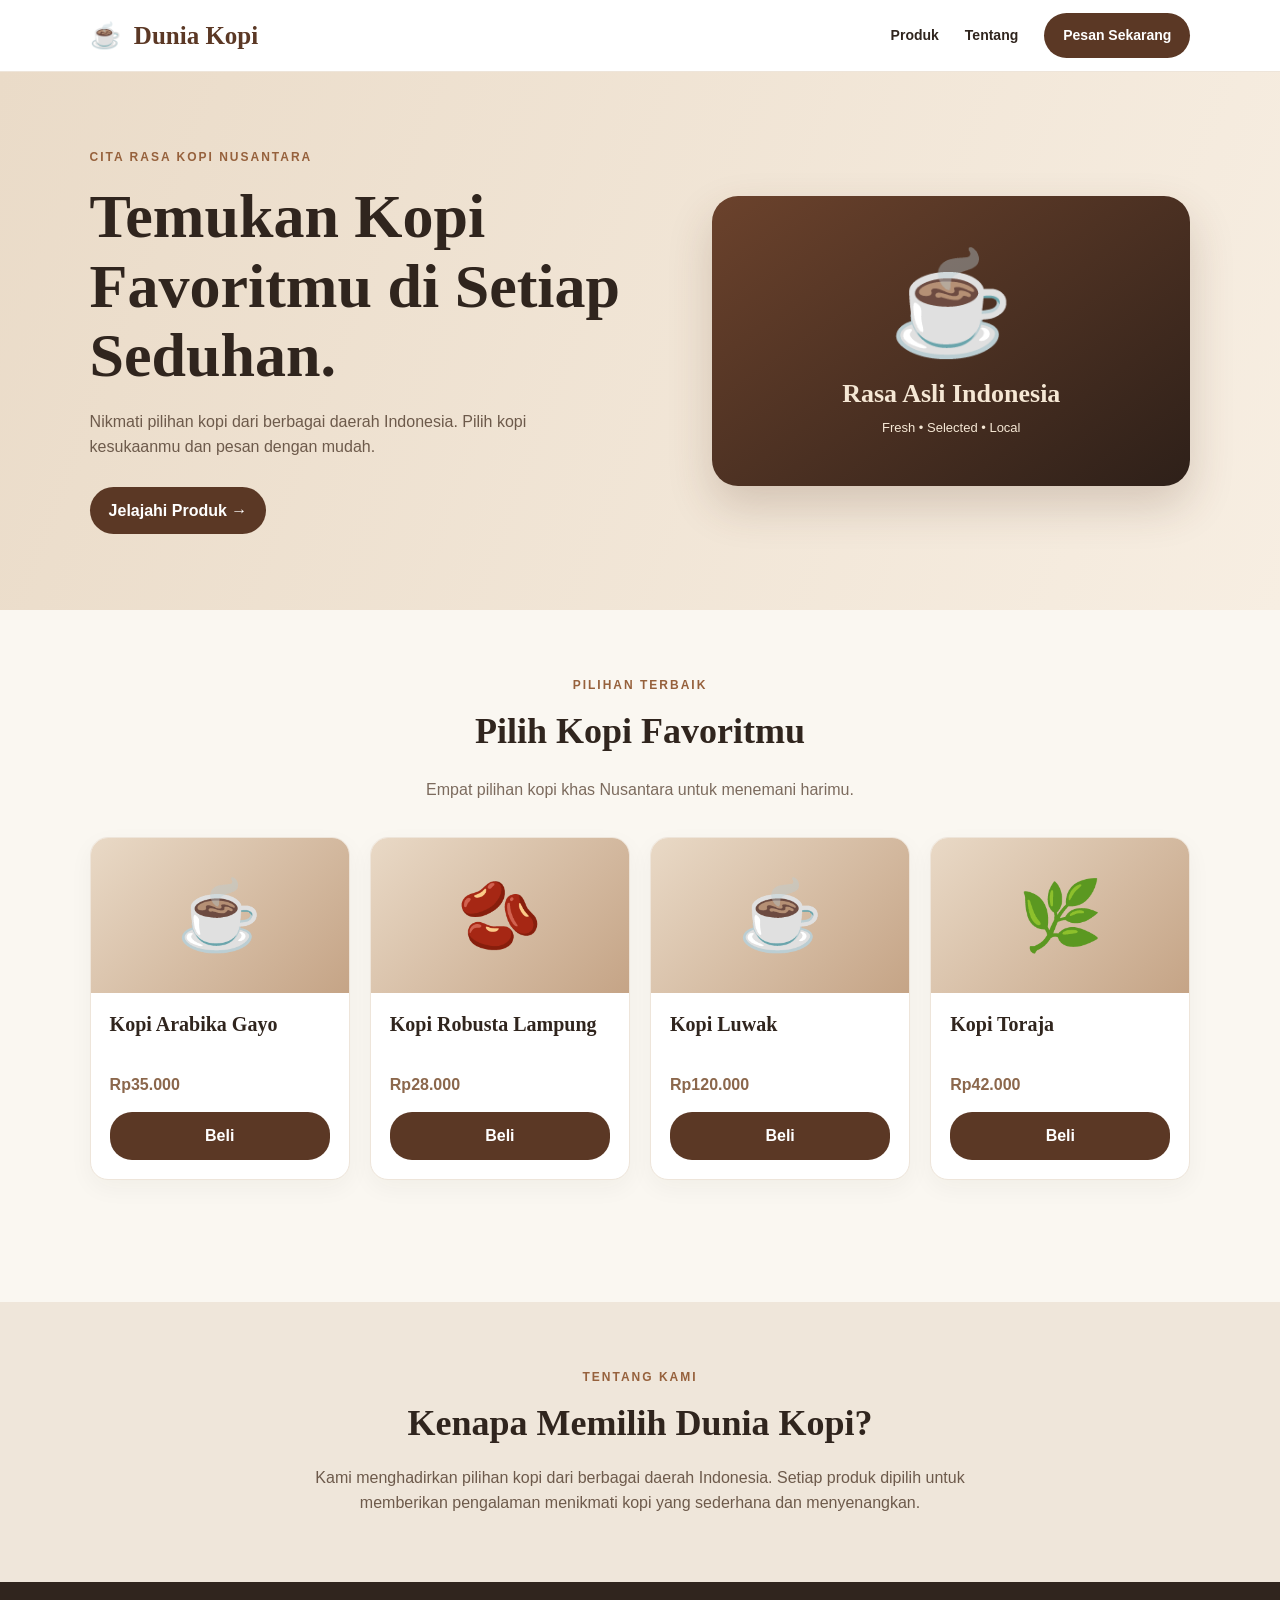
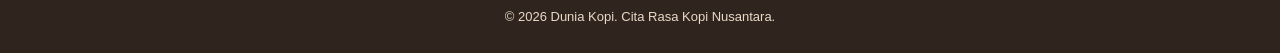
<file: index.html>
<!DOCTYPE html>
<html lang="id">
<head>
  <meta charset="UTF-8">
  <meta name="viewport" content="width=device-width, initial-scale=1.0">
  <meta name="description" content="Dunia Kopi - pilihan kopi nusantara. Pilih kopi favorit dan pesan dengan mudah.">
  <title>Dunia Kopi | Kopi Nusantara</title>
  <link rel="stylesheet" href="style.css">
</head>
<body>
  <header class="topbar">
    <a class="brand" href="index.html"><span aria-hidden="true">☕</span> Dunia Kopi</a>
    <nav aria-label="Navigasi utama">
      <a href="#produk">Produk</a>
      <a href="#tentang">Tentang</a>
      <a class="nav-cta" href="#produk">Pesan Sekarang</a>
    </nav>
  </header>

  <main>
    <section class="hero">
      <div class="hero-copy">
        <p class="eyebrow">Cita rasa kopi nusantara</p>
        <h1>Temukan Kopi Favoritmu di Setiap Seduhan.</h1>
        <p>Nikmati pilihan kopi dari berbagai daerah Indonesia. Pilih kopi kesukaanmu dan pesan dengan mudah.</p>
        <a class="primary" href="#produk">Jelajahi Produk <span aria-hidden="true">→</span></a>
      </div>
      <div class="hero-art" aria-label="Ilustrasi secangkir kopi">
        <div><div class="cup" aria-hidden="true">☕</div><strong>Rasa Asli Indonesia</strong><span>Fresh • Selected • Local</span></div>
      </div>
    </section>

    <section class="section" id="produk">
      <div class="section-head">
        <p class="eyebrow">Pilihan terbaik</p>
        <h2>Pilih Kopi Favoritmu</h2>
        <p>Empat pilihan kopi khas Nusantara untuk menemani harimu.</p>
      </div>
      <div class="products">
        <article class="product">
          <div class="product-art" aria-hidden="true">☕</div>
          <div class="product-info"><h3>Kopi Arabika Gayo</h3><p class="price">Rp35.000</p><button class="buy" type="button" data-name="Kopi Arabika Gayo" data-price="35000">Beli</button></div>
        </article>
        <article class="product">
          <div class="product-art" aria-hidden="true">🫘</div>
          <div class="product-info"><h3>Kopi Robusta Lampung</h3><p class="price">Rp28.000</p><button class="buy" type="button" data-name="Kopi Robusta Lampung" data-price="28000">Beli</button></div>
        </article>
        <article class="product">
          <div class="product-art" aria-hidden="true">☕</div>
          <div class="product-info"><h3>Kopi Luwak</h3><p class="price">Rp120.000</p><button class="buy" type="button" data-name="Kopi Luwak" data-price="120000">Beli</button></div>
        </article>
        <article class="product">
          <div class="product-art" aria-hidden="true">🌿</div>
          <div class="product-info"><h3>Kopi Toraja</h3><p class="price">Rp42.000</p><button class="buy" type="button" data-name="Kopi Toraja" data-price="42000">Beli</button></div>
        </article>
      </div>
      <p class="notice" id="statusProduk" role="status" aria-live="polite"></p>
    </section>

    <section class="section why" id="tentang">
      <p class="eyebrow">Tentang kami</p>
      <h2>Kenapa Memilih Dunia Kopi?</h2>
      <p>Kami menghadirkan pilihan kopi dari berbagai daerah Indonesia. Setiap produk dipilih untuk memberikan pengalaman menikmati kopi yang sederhana dan menyenangkan.</p>
    </section>
  </main>
  <footer>© 2026 Dunia Kopi. Cita Rasa Kopi Nusantara.</footer>
  <script src="script.js"></script>
</body>
</html>
</file>
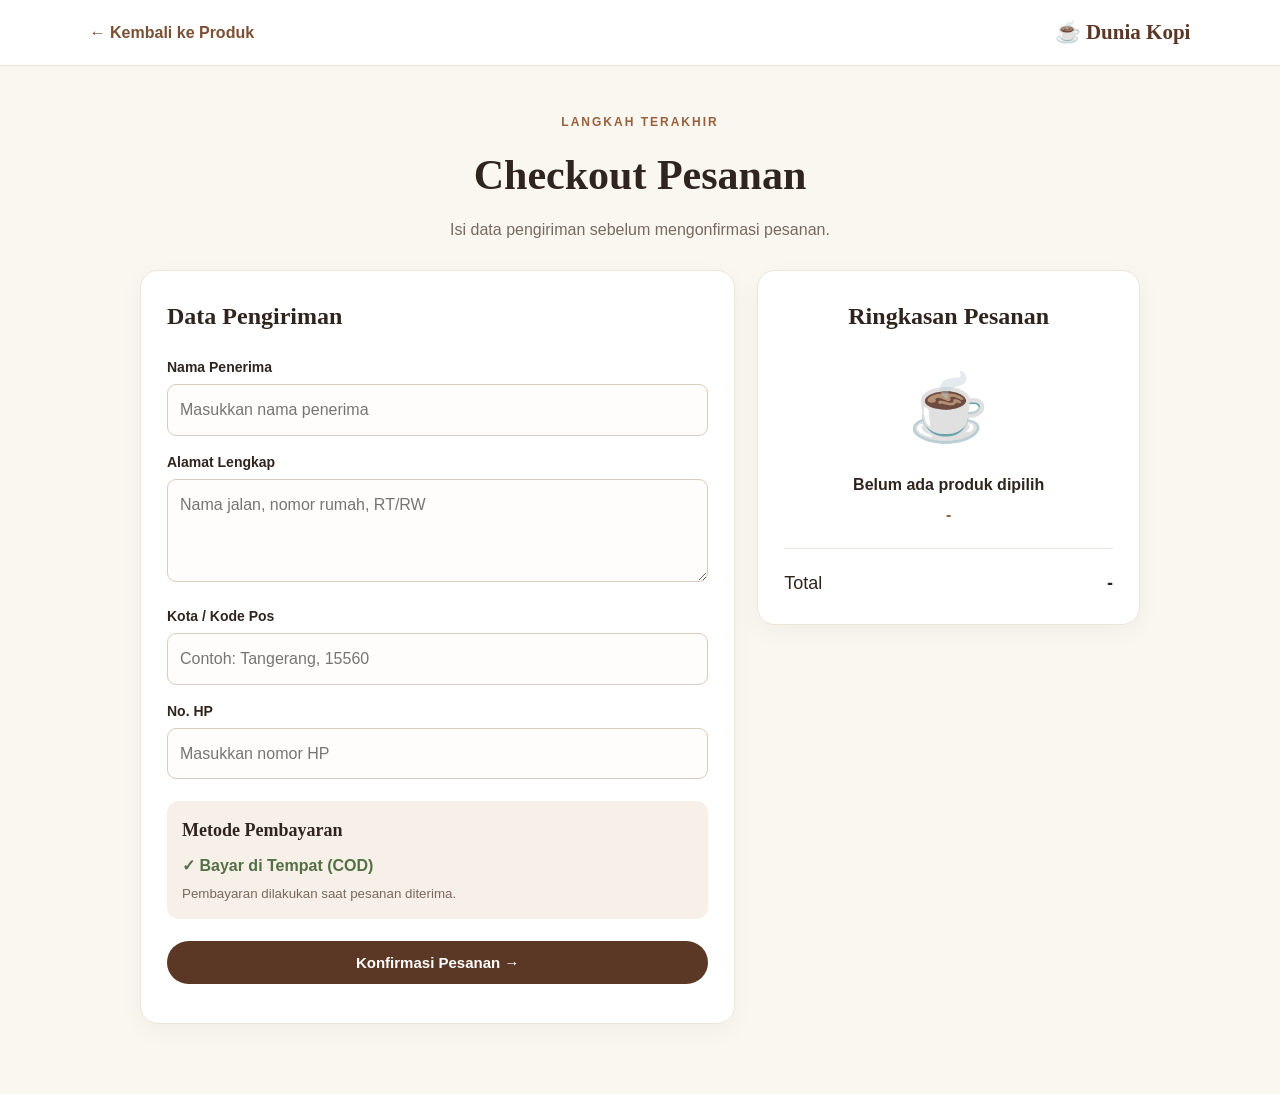
<file: checkout.html>
<!DOCTYPE html>
<html lang="id">
<head>
  <meta charset="UTF-8">
  <meta name="viewport" content="width=device-width, initial-scale=1.0">
  <meta name="description" content="Checkout pesanan Dunia Kopi.">
  <title>Checkout Pesanan | Dunia Kopi</title>
  <link rel="stylesheet" href="checkout.css">
</head>
<body>
  <header class="header"><a href="index.html">← Kembali ke Produk</a><strong>☕ Dunia Kopi</strong></header>
  <main class="wrap">
    <section class="intro"><span>LANGKAH TERAKHIR</span><h1>Checkout Pesanan</h1><p>Isi data pengiriman sebelum mengonfirmasi pesanan.</p></section>
    <div class="layout">
      <section class="panel">
        <h2>Data Pengiriman</h2>
        <form id="formCheckout">
          <label for="nama">Nama Penerima</label>
          <input id="nama" name="nama" type="text" autocomplete="name" maxlength="80" placeholder="Masukkan nama penerima" required>
          <label for="alamat">Alamat Lengkap</label>
          <textarea id="alamat" name="alamat" rows="3" maxlength="300" autocomplete="street-address" placeholder="Nama jalan, nomor rumah, RT/RW" required></textarea>
          <label for="kota">Kota / Kode Pos</label>
          <input id="kota" name="kota" type="text" maxlength="100" autocomplete="address-level2" placeholder="Contoh: Tangerang, 15560" required>
          <label for="hp">No. HP</label>
          <input id="hp" name="hp" type="tel" inputmode="tel" autocomplete="tel" pattern="[0-9+() .-]{8,20}" placeholder="Masukkan nomor HP" required>
          <div class="payment"><h3>Metode Pembayaran</h3><div class="cod">✓ Bayar di Tempat (COD)</div><small>Pembayaran dilakukan saat pesanan diterima.</small></div>
          <button class="submit" type="submit">Konfirmasi Pesanan →</button>
          <p class="form-error" id="formError" role="alert"></p>
        </form>
      </section>
      <aside class="panel summary">
        <h2>Ringkasan Pesanan</h2><div class="coffee" aria-hidden="true">☕</div>
        <p id="namaProduk">Produk pilihan</p><strong id="hargaProduk">-</strong>
        <hr><div class="total"><span>Total</span><strong id="totalProduk">-</strong></div>
      </aside>
    </div>
  </main>
  <script src="checkout.js"></script>
</body>
</html>
</file>
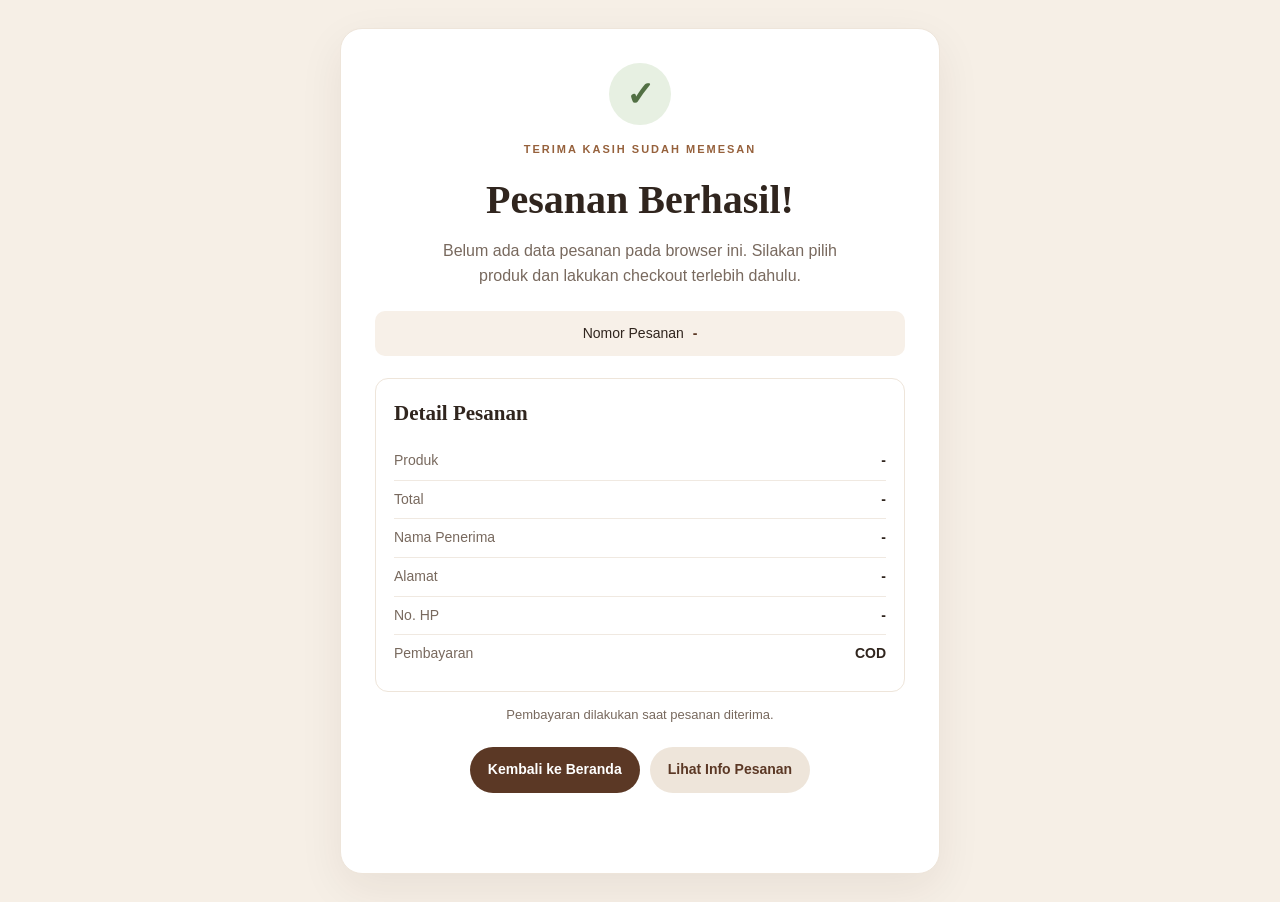
<file: success.html>
<!DOCTYPE html>
<html lang="id">
<head>
  <meta charset="UTF-8">
  <meta name="viewport" content="width=device-width, initial-scale=1.0">
  <meta name="description" content="Konfirmasi pesanan Dunia Kopi.">
  <title>Pesanan Berhasil | Dunia Kopi</title>
  <link rel="stylesheet" href="success.css">
</head>
<body>
  <main class="success-card">
    <div class="check" aria-hidden="true">✓</div>
    <p class="eyebrow">TERIMA KASIH SUDAH MEMESAN</p>
    <h1>Pesanan Berhasil!</h1>
    <p class="sub">Pesanan kamu sudah tercatat di browser ini. Siapkan diri untuk menikmati kopi pilihanmu.</p>
    <div class="order-number">Nomor Pesanan <strong id="nomorPesanan">-</strong></div>
    <section class="details">
      <h2>Detail Pesanan</h2>
      <div class="line"><span>Produk</span><strong id="barang">-</strong></div>
      <div class="line"><span>Total</span><strong id="total">-</strong></div>
      <div class="line"><span>Nama Penerima</span><strong id="penerima">-</strong></div>
      <div class="line"><span>Alamat</span><strong id="alamat">-</strong></div>
      <div class="line"><span>No. HP</span><strong id="hp">-</strong></div>
      <div class="line"><span>Pembayaran</span><strong id="pembayaran">COD</strong></div>
    </section>
    <p class="note">Pembayaran dilakukan saat pesanan diterima.</p>
    <div class="actions"><a class="main-button" href="index.html">Kembali ke Beranda</a><button id="lacak" type="button">Lihat Info Pesanan</button></div>
    <p class="tracking" id="infoPesanan" role="status" aria-live="polite"></p>
  </main>
  <script src="success.js"></script>
</body>
</html>
</file>
<file: style.css>
* { box-sizing: border-box; }
html { scroll-behavior: smooth; }
body { margin: 0; font-family: Arial, Helvetica, sans-serif; background: #faf7f1; color: #30251e; line-height: 1.6; }
a { color: inherit; text-decoration: none; }
button { font: inherit; }
.topbar { min-height: 72px; padding: 12px 7%; display: flex; align-items: center; justify-content: space-between; gap: 18px; background: #fff; position: sticky; top: 0; z-index: 10; border-bottom: 1px solid #eee5da; }
.brand { font-family: Georgia, serif; font-size: 25px; font-weight: 700; color: #5b3825; white-space: nowrap; }
.brand span { margin-right: 7px; }
nav { display: flex; align-items: center; gap: 26px; font-size: 14px; font-weight: 700; }
nav a:hover { color: #a66a3f; }
.nav-cta, .primary { display: inline-block; background: #5b3825; color: #fff; padding: 11px 19px; border-radius: 28px; }
.nav-cta:hover, .primary:hover, .buy:hover { background: #784d32; color: #fff; }
.hero { padding: 76px 7%; background: linear-gradient(110deg, #eadbc8, #f7eee2); display: grid; grid-template-columns: 1.1fr .9fr; gap: 38px; align-items: center; }
.eyebrow { color: #96613c; text-transform: uppercase; letter-spacing: 2px; font-size: 12px; font-weight: 700; margin: 0; }
h1, h2, h3 { font-family: Georgia, 'Times New Roman', serif; }
h1 { font-size: clamp(36px, 5vw, 62px); line-height: 1.12; margin: 15px 0 18px; max-width: 650px; }
.hero-copy > p:not(.eyebrow) { max-width: 520px; color: #6d5a4b; margin: 0 0 27px; }
.primary { font-weight: 700; }
.hero-art { min-height: 290px; border-radius: 26px; background: linear-gradient(145deg, #6b422c, #2e2019); display: flex; align-items: center; justify-content: center; color: #f5e7d4; text-align: center; padding: 25px; box-shadow: 0 20px 45px #5b382533; }
.cup { font-size: 100px; line-height: 1.2; }
.hero-art strong { display: block; font-family: Georgia, serif; font-size: 26px; margin-top: 10px; }
.hero-art span { font-size: 13px; }
.section { padding: 66px 7%; }
.section-head { text-align: center; margin-bottom: 34px; }
.section-head h2, .why h2 { font-size: clamp(28px, 4vw, 36px); margin: 8px 0; }
.section-head > p:last-child { color: #7c6b5e; }
.products { display: grid; grid-template-columns: repeat(4, minmax(0, 1fr)); gap: 20px; }
.product { min-width: 0; background: #fff; border: 1px solid #eee5da; border-radius: 18px; overflow: hidden; box-shadow: 0 8px 24px #3823150b; }
.product-art { height: 155px; background: linear-gradient(135deg, #e9d9c6, #c5a486); display: flex; align-items: center; justify-content: center; font-size: 68px; }
.product-info { padding: 19px; }
.product-info h3 { font-size: 20px; line-height: 1.25; min-height: 50px; margin: 0; }
.price { color: #8b674c; font-weight: 700; margin: 10px 0 15px; }
.buy { width: 100%; border: 0; border-radius: 22px; padding: 11px; background: #5b3825; color: #fff; font-weight: 700; cursor: pointer; }
.buy:focus-visible, a:focus-visible { outline: 3px solid #c58b5d; outline-offset: 3px; }
.notice { text-align: center; color: #5b3825; min-height: 24px; }
.why { background: #efe6da; text-align: center; }
.why h2 { margin-bottom: 12px; }
.why > p:last-child { max-width: 700px; margin: auto; color: #6d5a4b; }
footer { padding: 25px 7%; text-align: center; background: #30251e; color: #e9d9c6; font-size: 13px; }
@media (max-width: 850px) { .products { grid-template-columns: repeat(2, minmax(0, 1fr)); } .hero { grid-template-columns: 1fr; } .hero-art { min-height: 220px; } }
@media (max-width: 560px) { .topbar { padding: 12px 5%; align-items: flex-start; flex-direction: column; gap: 8px; } .brand { font-size: 22px; } nav { width: 100%; justify-content: space-between; flex-wrap: wrap; gap: 10px 14px; font-size: 13px; } .nav-cta { padding: 8px 13px; } .hero, .section { padding-left: 5%; padding-right: 5%; } .hero { padding-top: 48px; padding-bottom: 48px; } .products { gap: 12px; } .product-info { padding: 13px; } .product-info h3 { font-size: 17px; min-height: 44px; } .product-art { height: 120px; font-size: 52px; } }
@media (max-width: 360px) { .products { grid-template-columns: 1fr; } }
</file>
<file: checkout.css>
* { box-sizing: border-box; }
body { margin: 0; font-family: Arial, Helvetica, sans-serif; background: #faf7f1; color: #30251e; line-height: 1.6; }
.header { min-height: 66px; padding: 12px 7%; display: flex; justify-content: space-between; align-items: center; gap: 15px; background: #fff; border-bottom: 1px solid #eee5da; }
.header a { color: #7b5035; text-decoration: none; font-weight: 700; }
.header strong { color: #5b3825; font-family: Georgia, serif; font-size: 21px; }
.wrap { width: min(100% - 36px, 1000px); margin: 42px auto 70px; }
.intro { text-align: center; margin-bottom: 28px; }
.intro span { color: #96613c; font-size: 12px; letter-spacing: 2px; font-weight: 700; }
h1, h2, h3 { font-family: Georgia, serif; }
.intro h1 { margin: 8px 0; font-size: clamp(30px, 5vw, 42px); }
.intro p { margin: 0; color: #78695e; }
.layout { display: grid; grid-template-columns: 1.4fr .9fr; gap: 22px; align-items: start; }
.panel { background: #fff; border: 1px solid #eee5da; border-radius: 18px; padding: 26px; box-shadow: 0 8px 24px #3823150b; }
.panel h2 { margin: 0 0 20px; font-size: 24px; }
form label { display: block; font-weight: 700; font-size: 14px; margin: 15px 0 6px; }
input, textarea { width: 100%; border: 1px solid #d9cbbd; border-radius: 9px; padding: 12px; font: inherit; color: #30251e; background: #fffdfb; }
input:focus, textarea:focus { outline: 2px solid #b9855d; border-color: #b9855d; }
textarea { resize: vertical; min-height: 85px; }
.payment { margin: 22px 0; padding: 15px; border-radius: 12px; background: #f7f0e8; }
.payment h3 { margin: 0 0 8px; font-size: 18px; }
.cod { color: #527044; font-weight: 700; }
.payment small { display: block; color: #78695e; margin-top: 4px; }
.submit { width: 100%; border: 0; border-radius: 25px; padding: 13px 18px; background: #5b3825; color: #fff; font-size: 15px; font-weight: 700; cursor: pointer; }
.submit:hover { background: #784d32; }
.form-error { color: #a12e25; font-size: 13px; }
.summary { text-align: center; }
.coffee { font-size: 65px; margin: 12px 0; }
#namaProduk { font-weight: 700; margin: 0 0 5px; }
#hargaProduk { color: #8b674c; }
.summary hr { border: 0; border-top: 1px solid #eee5da; margin: 20px 0; }
.total { display: flex; justify-content: space-between; font-size: 18px; }
@media (max-width: 700px) { .wrap { margin-top: 28px; } .layout { grid-template-columns: 1fr; } .panel { padding: 20px; } .summary { order: -1; } }
@media (max-width: 420px) { .header { padding: 12px 5%; font-size: 13px; } .header strong { font-size: 18px; } .wrap { width: min(100% - 24px, 1000px); } }
</file>
<file: success.css>
* { box-sizing: border-box; }
body { margin: 0; min-height: 100vh; padding: 28px 14px; display: grid; place-items: center; background: #f6efe6; color: #30251e; font-family: Arial, Helvetica, sans-serif; line-height: 1.55; }
.success-card { width: min(100%, 600px); background: #fff; border: 1px solid #eee5da; border-radius: 22px; padding: 34px; text-align: center; box-shadow: 0 15px 45px #38231512; }
.check { width: 62px; height: 62px; display: grid; place-items: center; margin: 0 auto 16px; border-radius: 50%; background: #e7f0e2; color: #527044; font-size: 34px; font-weight: 700; }
.eyebrow { color: #96613c; font-size: 11px; letter-spacing: 2px; font-weight: 700; }
h1, h2 { font-family: Georgia, serif; }
h1 { margin: 8px 0; font-size: clamp(29px, 5vw, 40px); }
.sub { color: #78695e; margin: 0 auto 22px; max-width: 440px; }
.order-number { padding: 12px; background: #f7f0e8; border-radius: 10px; font-size: 14px; }
.order-number strong { color: #5b3825; margin-left: 5px; }
.details { margin-top: 22px; text-align: left; border: 1px solid #eee5da; border-radius: 13px; padding: 18px; }
.details h2 { margin: 0 0 12px; font-size: 21px; }
.line { display: flex; justify-content: space-between; gap: 18px; padding: 8px 0; border-bottom: 1px solid #f0e9e1; font-size: 14px; }
.line:last-child { border-bottom: 0; }
.line span { color: #78695e; flex: 0 0 36%; }
.line strong { text-align: right; overflow-wrap: anywhere; }
.note { color: #78695e; font-size: 13px; }
.actions { display: flex; flex-wrap: wrap; justify-content: center; gap: 10px; margin-top: 22px; }
.main-button, .actions button { display: inline-block; border: 0; border-radius: 24px; padding: 12px 18px; background: #5b3825; color: #fff; text-decoration: none; font: inherit; font-size: 14px; font-weight: 700; cursor: pointer; }
.actions button { background: #eee5da; color: #5b3825; }
.main-button:hover { background: #784d32; }
.actions button:hover { background: #e3d4c4; }
.tracking { color: #5b3825; font-size: 13px; min-height: 20px; }
@media (max-width: 480px) { .success-card { padding: 24px 17px; } .line { font-size: 13px; gap: 10px; } .line span { flex-basis: 32%; } .actions { flex-direction: column; } .actions a, .actions button { width: 100%; } }
</file>
